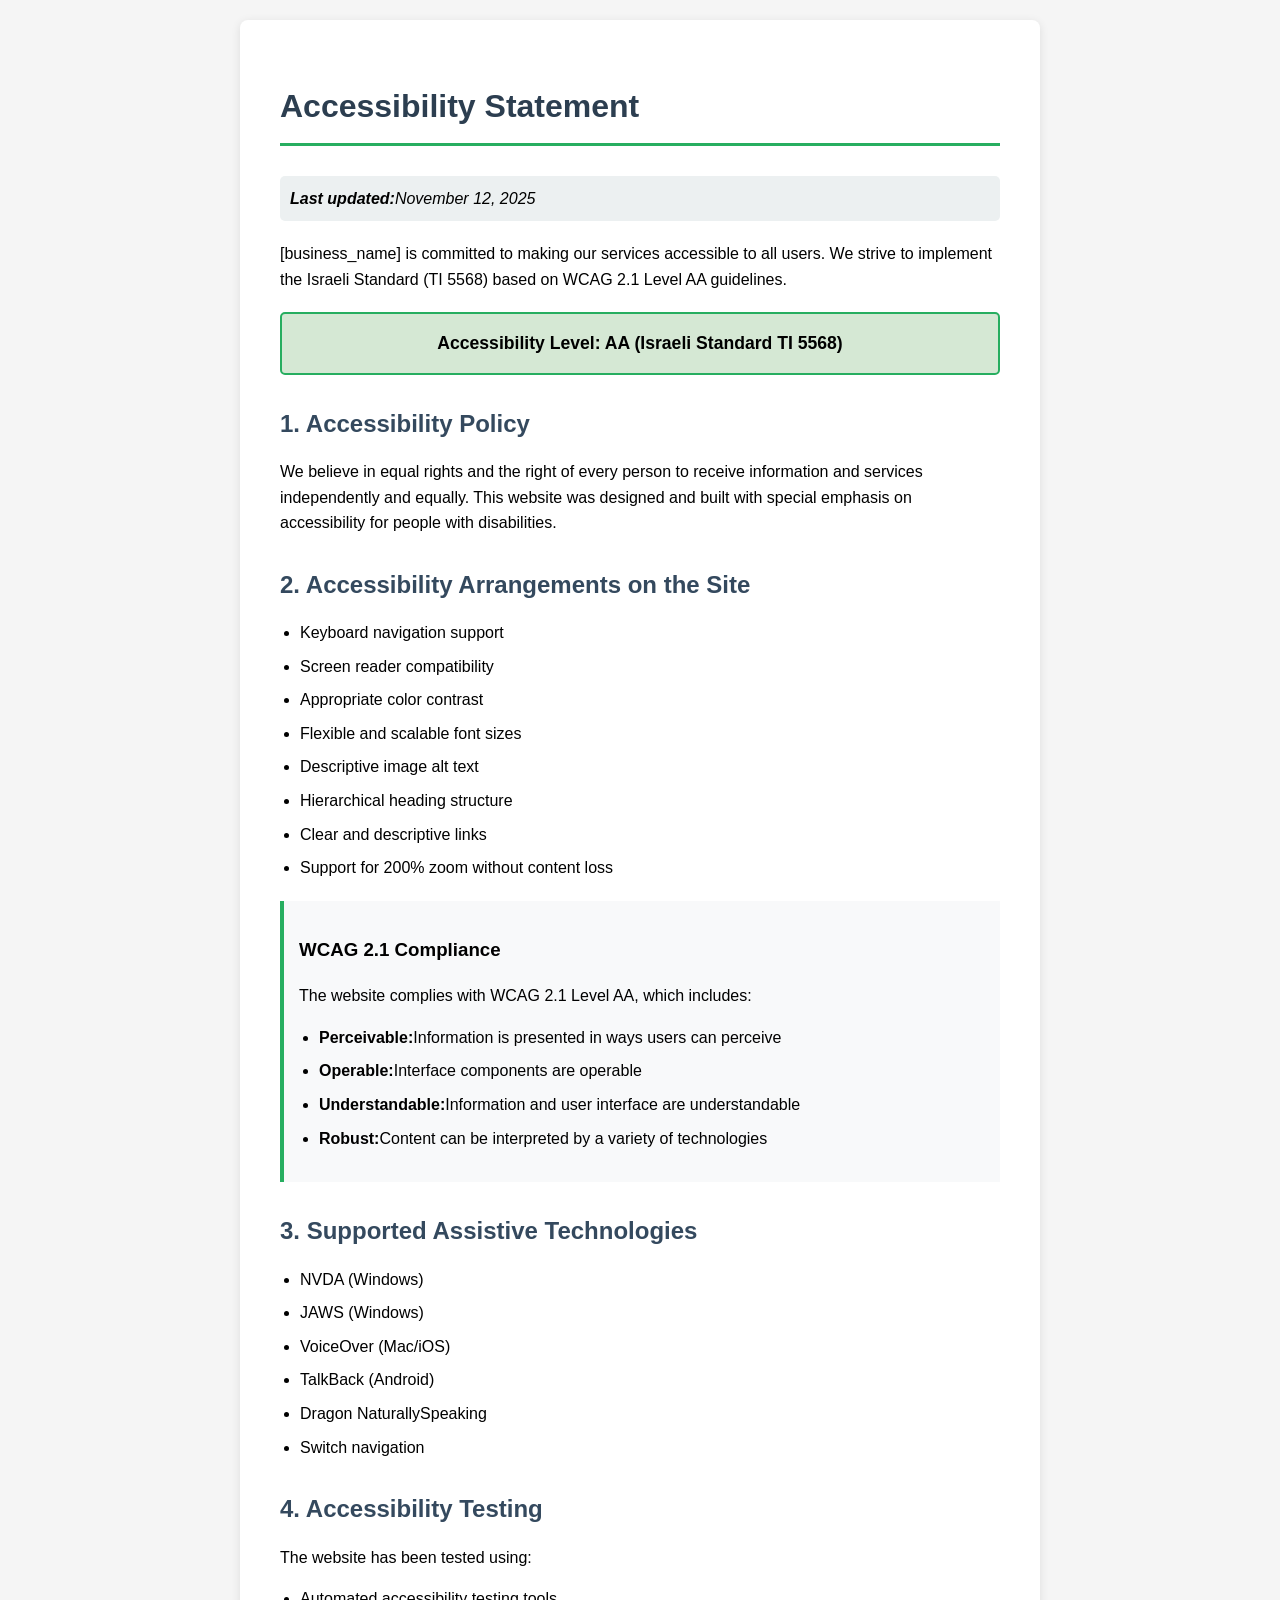
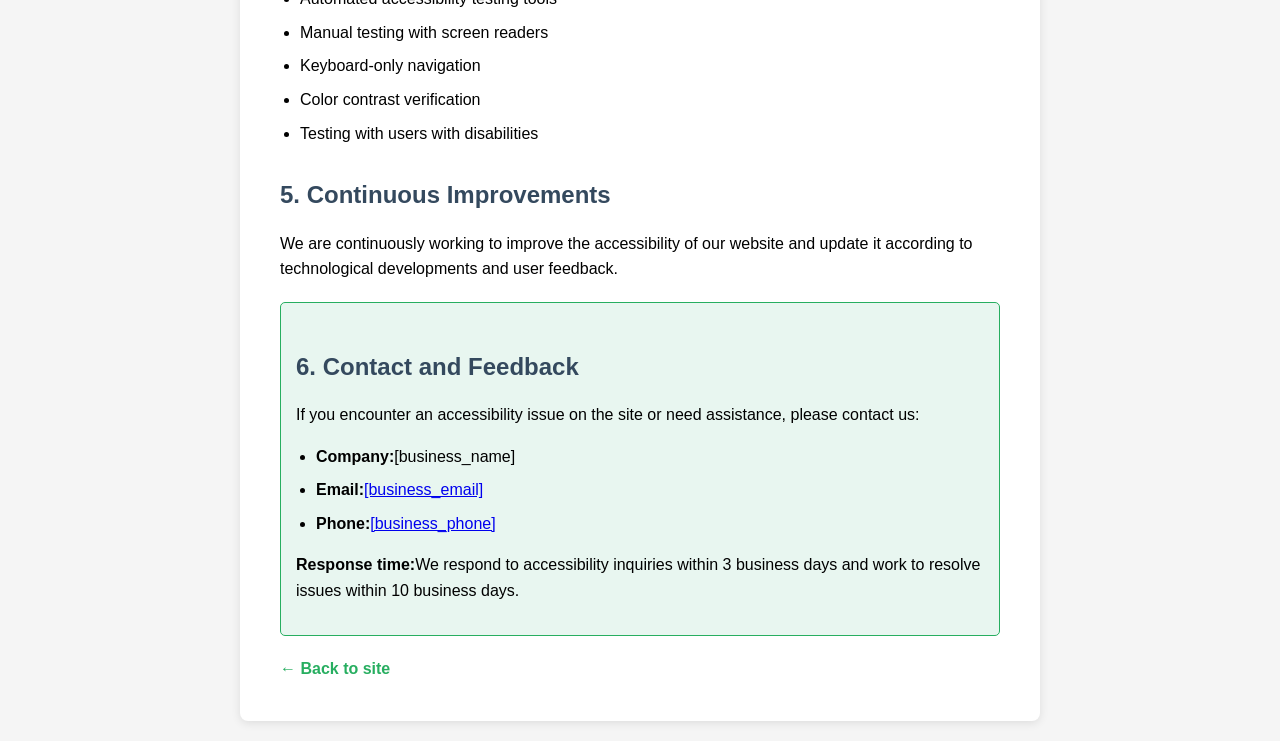
<file: public/accessibility.html>
<!doctype html><html dir="ltr" lang="en"><head><meta charset="UTF-8"><meta content="width=device-width,initial-scale=1" name="viewport"><title>Accessibility Statement - [business_name]</title><style>body{font-family:'Segoe UI',Tahoma,Geneva,Verdana,sans-serif;line-height:1.6;max-width:800px;margin:0 auto;padding:20px;background-color:#f5f5f5}.container{background:#fff;padding:40px;border-radius:8px;box-shadow:0 2px 10px rgba(0,0,0,.1)}h1{color:#2c3e50;border-bottom:3px solid #27ae60;padding-bottom:10px;margin-bottom:30px}h2{color:#34495e;margin-top:30px;margin-bottom:15px}.last-updated{background:#ecf0f1;padding:10px;border-radius:5px;margin-bottom:20px;font-style:italic}.contact-info{background:#e8f6f0;border:1px solid #27ae60;padding:15px;border-radius:5px;margin-top:20px}.compliance-level{background:#d5e8d4;border:2px solid #27ae60;padding:15px;border-radius:5px;margin:20px 0;text-align:center;font-weight:700;font-size:1.1em}ul{padding-left:20px}li{margin-bottom:8px}.back-link{display:inline-block;margin-top:20px;color:#27ae60;text-decoration:none;font-weight:700}.back-link:hover{text-decoration:underline}.wcag-info{background:#f8f9fa;border-left:4px solid #27ae60;padding:15px;margin:20px 0}</style></head><body><div class="container"><h1>Accessibility Statement</h1><div class="last-updated"><strong>Last updated:</strong>November 12, 2025</div><p>[business_name] is committed to making our services accessible to all users. We strive to implement the Israeli Standard (TI 5568) based on WCAG 2.1 Level AA guidelines.</p><div class="compliance-level">Accessibility Level: AA (Israeli Standard TI 5568)</div><h2>1. Accessibility Policy</h2><p>We believe in equal rights and the right of every person to receive information and services independently and equally. This website was designed and built with special emphasis on accessibility for people with disabilities.</p><h2>2. Accessibility Arrangements on the Site</h2><ul><li>Keyboard navigation support</li><li>Screen reader compatibility</li><li>Appropriate color contrast</li><li>Flexible and scalable font sizes</li><li>Descriptive image alt text</li><li>Hierarchical heading structure</li><li>Clear and descriptive links</li><li>Support for 200% zoom without content loss</li></ul><div class="wcag-info"><h3>WCAG 2.1 Compliance</h3><p>The website complies with WCAG 2.1 Level AA, which includes:</p><ul><li><strong>Perceivable:</strong>Information is presented in ways users can perceive</li><li><strong>Operable:</strong>Interface components are operable</li><li><strong>Understandable:</strong>Information and user interface are understandable</li><li><strong>Robust:</strong>Content can be interpreted by a variety of technologies</li></ul></div><h2>3. Supported Assistive Technologies</h2><ul><li>NVDA (Windows)</li><li>JAWS (Windows)</li><li>VoiceOver (Mac/iOS)</li><li>TalkBack (Android)</li><li>Dragon NaturallySpeaking</li><li>Switch navigation</li></ul><h2>4. Accessibility Testing</h2><p>The website has been tested using:</p><ul><li>Automated accessibility testing tools</li><li>Manual testing with screen readers</li><li>Keyboard-only navigation</li><li>Color contrast verification</li><li>Testing with users with disabilities</li></ul><h2>5. Continuous Improvements</h2><p>We are continuously working to improve the accessibility of our website and update it according to technological developments and user feedback.</p><div class="contact-info"><h2>6. Contact and Feedback</h2><p>If you encounter an accessibility issue on the site or need assistance, please contact us:</p><ul><li><strong>Company:</strong>[business_name]</li><li><strong>Email:</strong><a href="mailto:[business_email]">[business_email]</a></li><li><strong>Phone:</strong><a href="tel:[business_phone]">[business_phone]</a></li></ul><p><strong>Response time:</strong>We respond to accessibility inquiries within 3 business days and work to resolve issues within 10 business days.</p></div><a href="/" class="back-link">← Back to site</a></div></body></html>
</file>
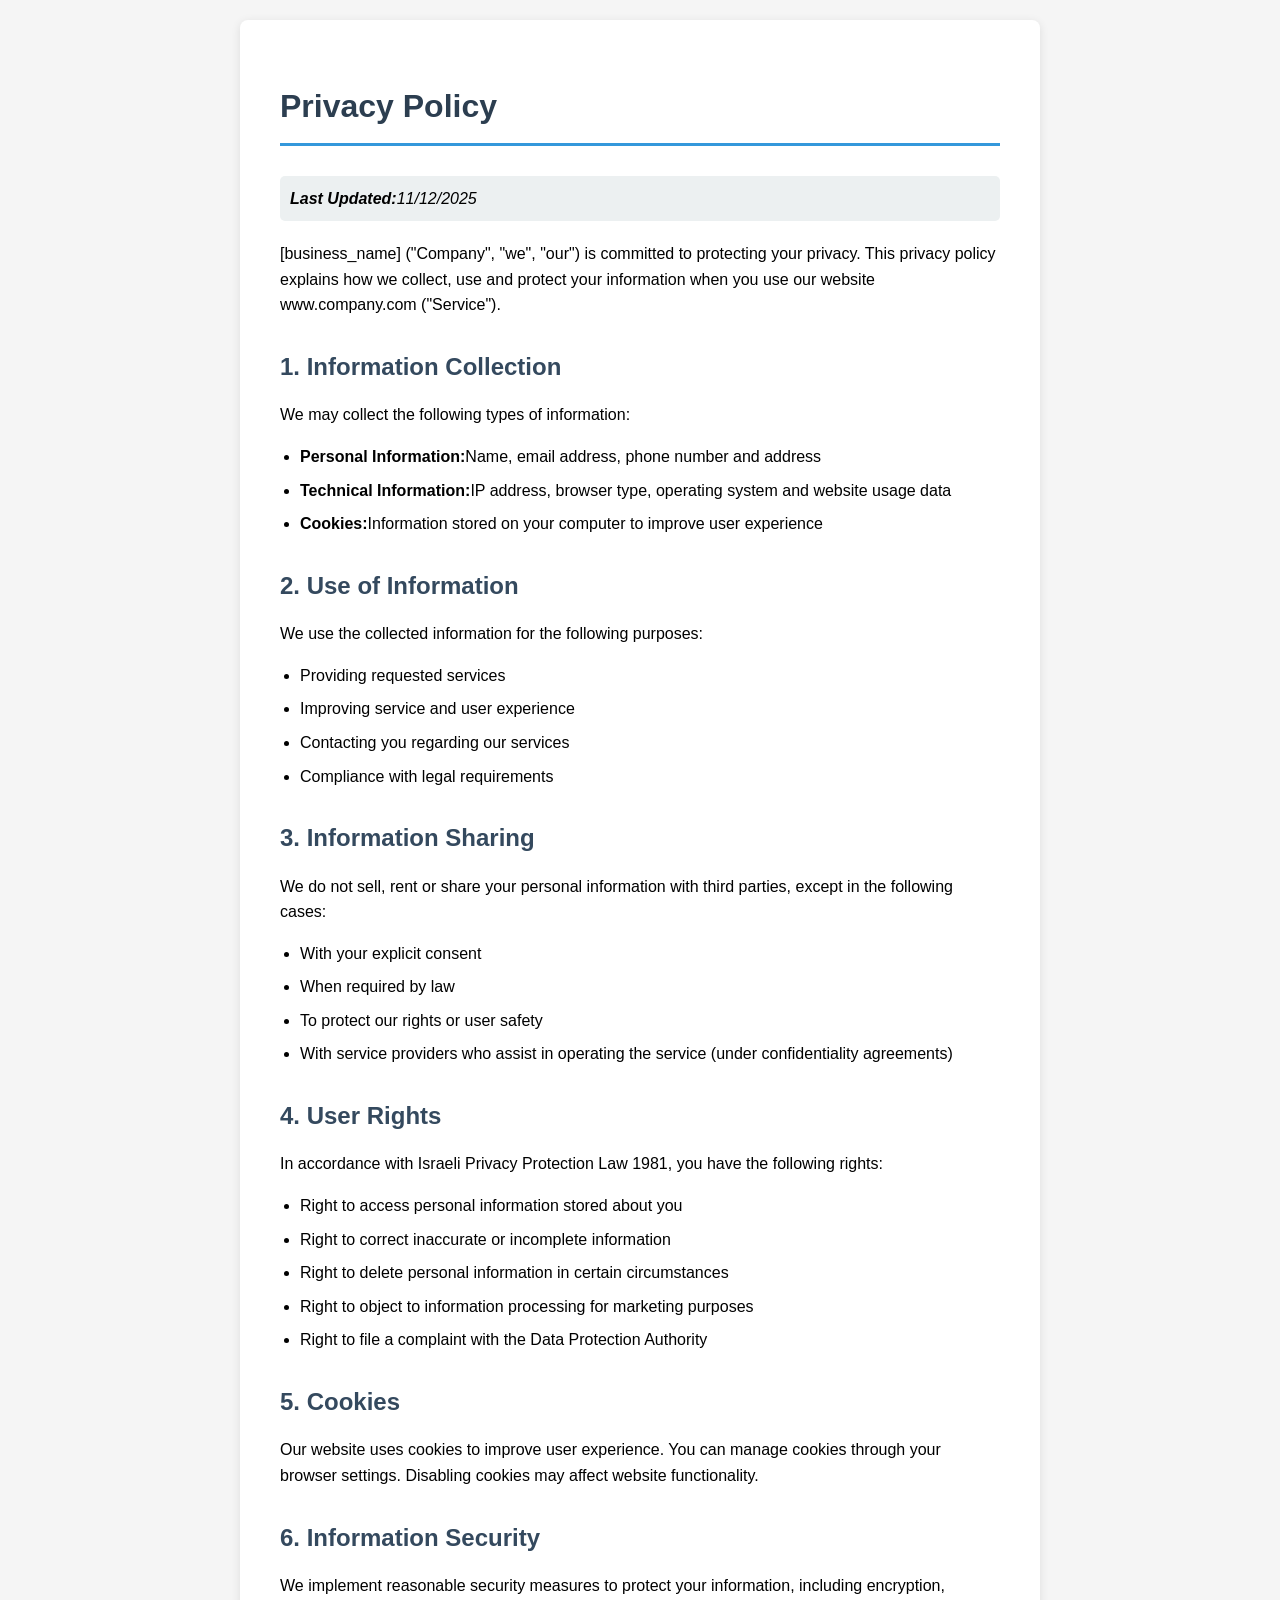
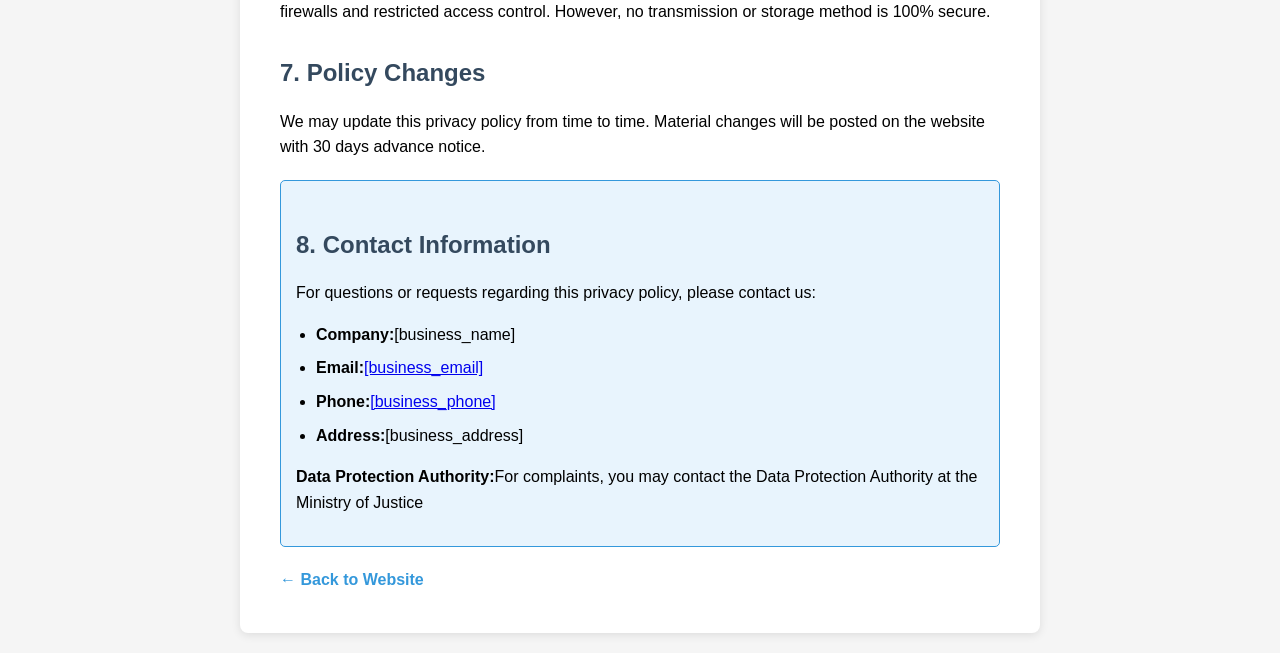
<file: public/privacy.html>
<!doctype html><html lang="en"><head><meta charset="UTF-8"><meta content="width=device-width,initial-scale=1" name="viewport"><title>Privacy Policy - [business_name]</title><style>body{font-family:'Segoe UI',Tahoma,Geneva,Verdana,sans-serif;line-height:1.6;max-width:800px;margin:0 auto;padding:20px;background-color:#f5f5f5}.container{background:#fff;padding:40px;border-radius:8px;box-shadow:0 2px 10px rgba(0,0,0,.1)}h1{color:#2c3e50;border-bottom:3px solid #3498db;padding-bottom:10px;margin-bottom:30px}h2{color:#34495e;margin-top:30px;margin-bottom:15px}.last-updated{background:#ecf0f1;padding:10px;border-radius:5px;margin-bottom:20px;font-style:italic}.contact-info{background:#e8f4fd;border:1px solid #3498db;padding:15px;border-radius:5px;margin-top:20px}ul{padding-left:20px}li{margin-bottom:8px}.back-link{display:inline-block;margin-top:20px;color:#3498db;text-decoration:none;font-weight:700}.back-link:hover{text-decoration:underline}</style></head><body><div class="container"><h1>Privacy Policy</h1><div class="last-updated"><strong>Last Updated:</strong>11/12/2025</div><p>[business_name] ("Company", "we", "our") is committed to protecting your privacy. This privacy policy explains how we collect, use and protect your information when you use our website www.company.com ("Service").</p><h2>1. Information Collection</h2><p>We may collect the following types of information:</p><ul><li><strong>Personal Information:</strong>Name, email address, phone number and address</li><li><strong>Technical Information:</strong>IP address, browser type, operating system and website usage data</li><li><strong>Cookies:</strong>Information stored on your computer to improve user experience</li></ul><h2>2. Use of Information</h2><p>We use the collected information for the following purposes:</p><ul><li>Providing requested services</li><li>Improving service and user experience</li><li>Contacting you regarding our services</li><li>Compliance with legal requirements</li></ul><h2>3. Information Sharing</h2><p>We do not sell, rent or share your personal information with third parties, except in the following cases:</p><ul><li>With your explicit consent</li><li>When required by law</li><li>To protect our rights or user safety</li><li>With service providers who assist in operating the service (under confidentiality agreements)</li></ul><h2>4. User Rights</h2><p>In accordance with Israeli Privacy Protection Law 1981, you have the following rights:</p><ul><li>Right to access personal information stored about you</li><li>Right to correct inaccurate or incomplete information</li><li>Right to delete personal information in certain circumstances</li><li>Right to object to information processing for marketing purposes</li><li>Right to file a complaint with the Data Protection Authority</li></ul><h2>5. Cookies</h2><p>Our website uses cookies to improve user experience. You can manage cookies through your browser settings. Disabling cookies may affect website functionality.</p><h2>6. Information Security</h2><p>We implement reasonable security measures to protect your information, including encryption, firewalls and restricted access control. However, no transmission or storage method is 100% secure.</p><h2>7. Policy Changes</h2><p>We may update this privacy policy from time to time. Material changes will be posted on the website with 30 days advance notice.</p><div class="contact-info"><h2>8. Contact Information</h2><p>For questions or requests regarding this privacy policy, please contact us:</p><ul><li><strong>Company:</strong>[business_name]</li><li><strong>Email:</strong><a href="mailto:[business_email]">[business_email]</a></li><li><strong>Phone:</strong><a href="tel:[business_phone]">[business_phone]</a></li><li><strong>Address:</strong>[business_address]</li></ul><p><strong>Data Protection Authority:</strong>For complaints, you may contact the Data Protection Authority at the Ministry of Justice</p></div><a href="/" class="back-link">← Back to Website</a></div></body></html>
</file>
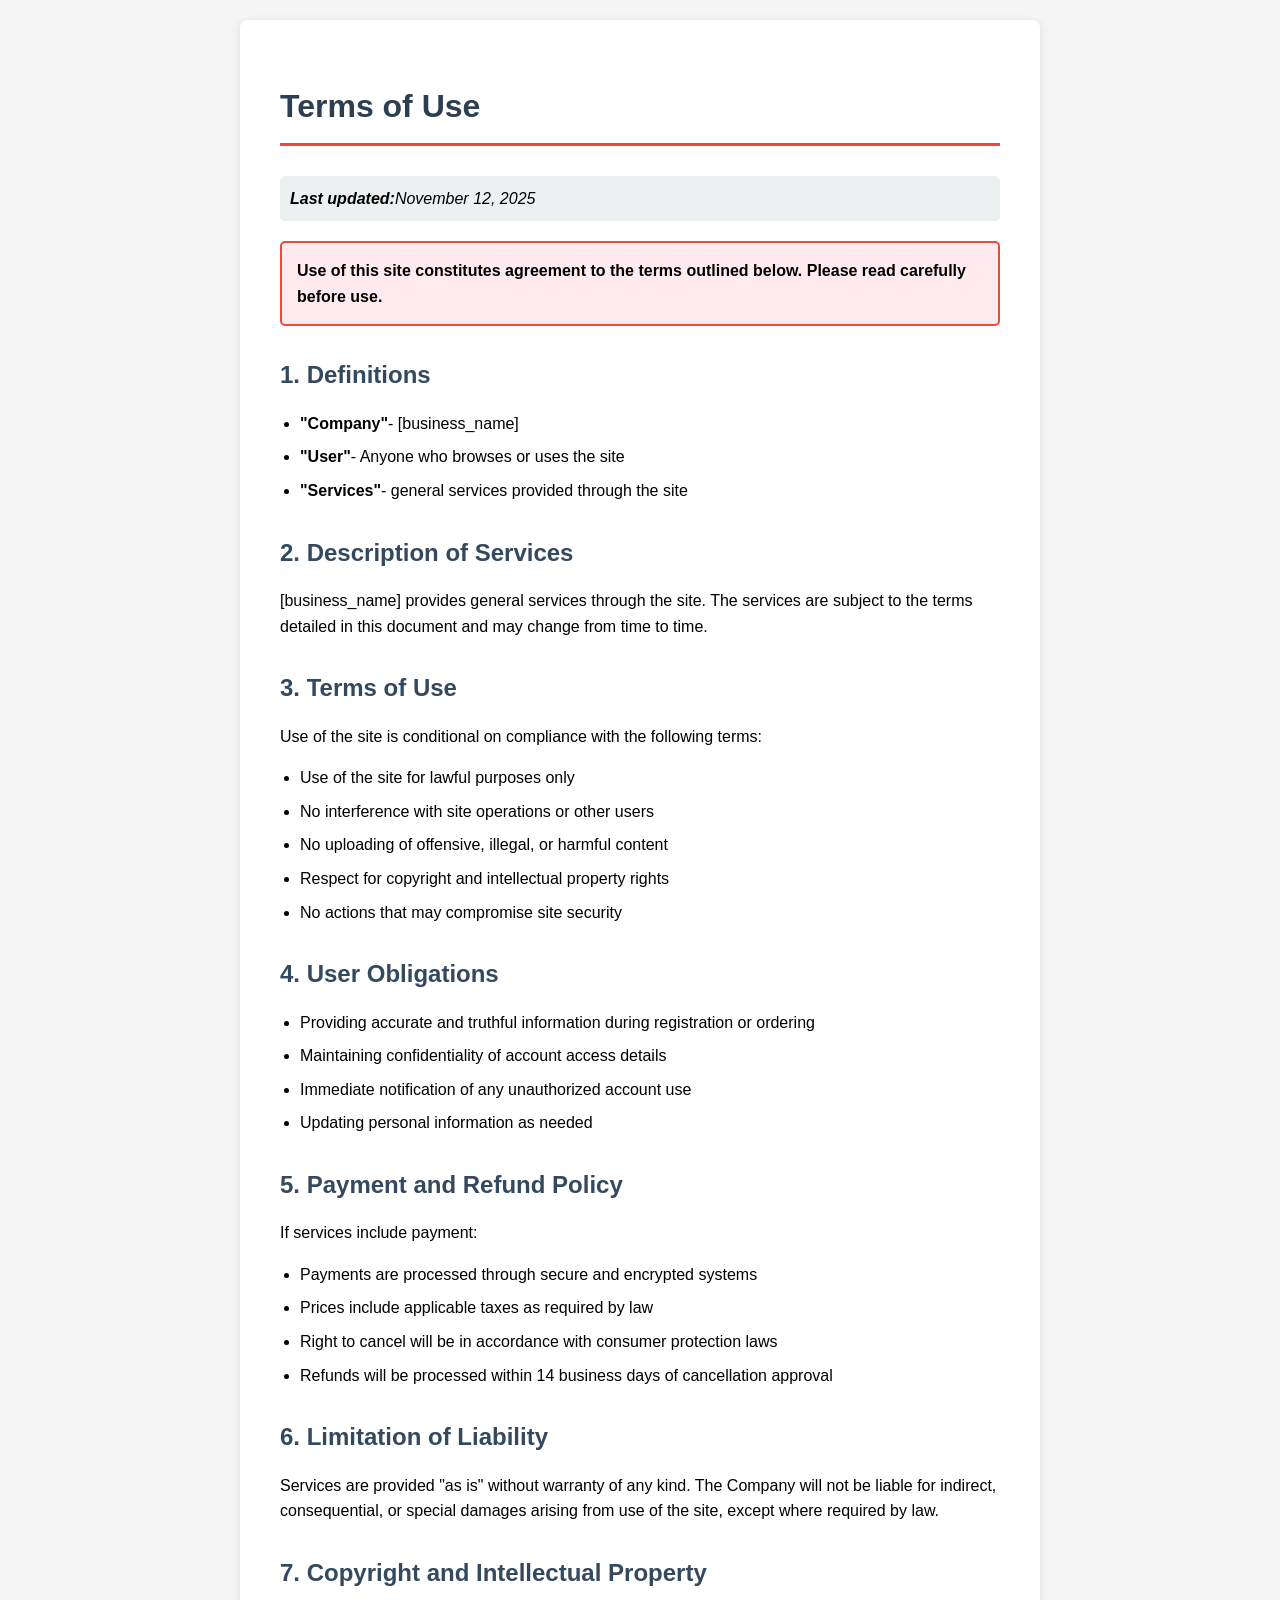
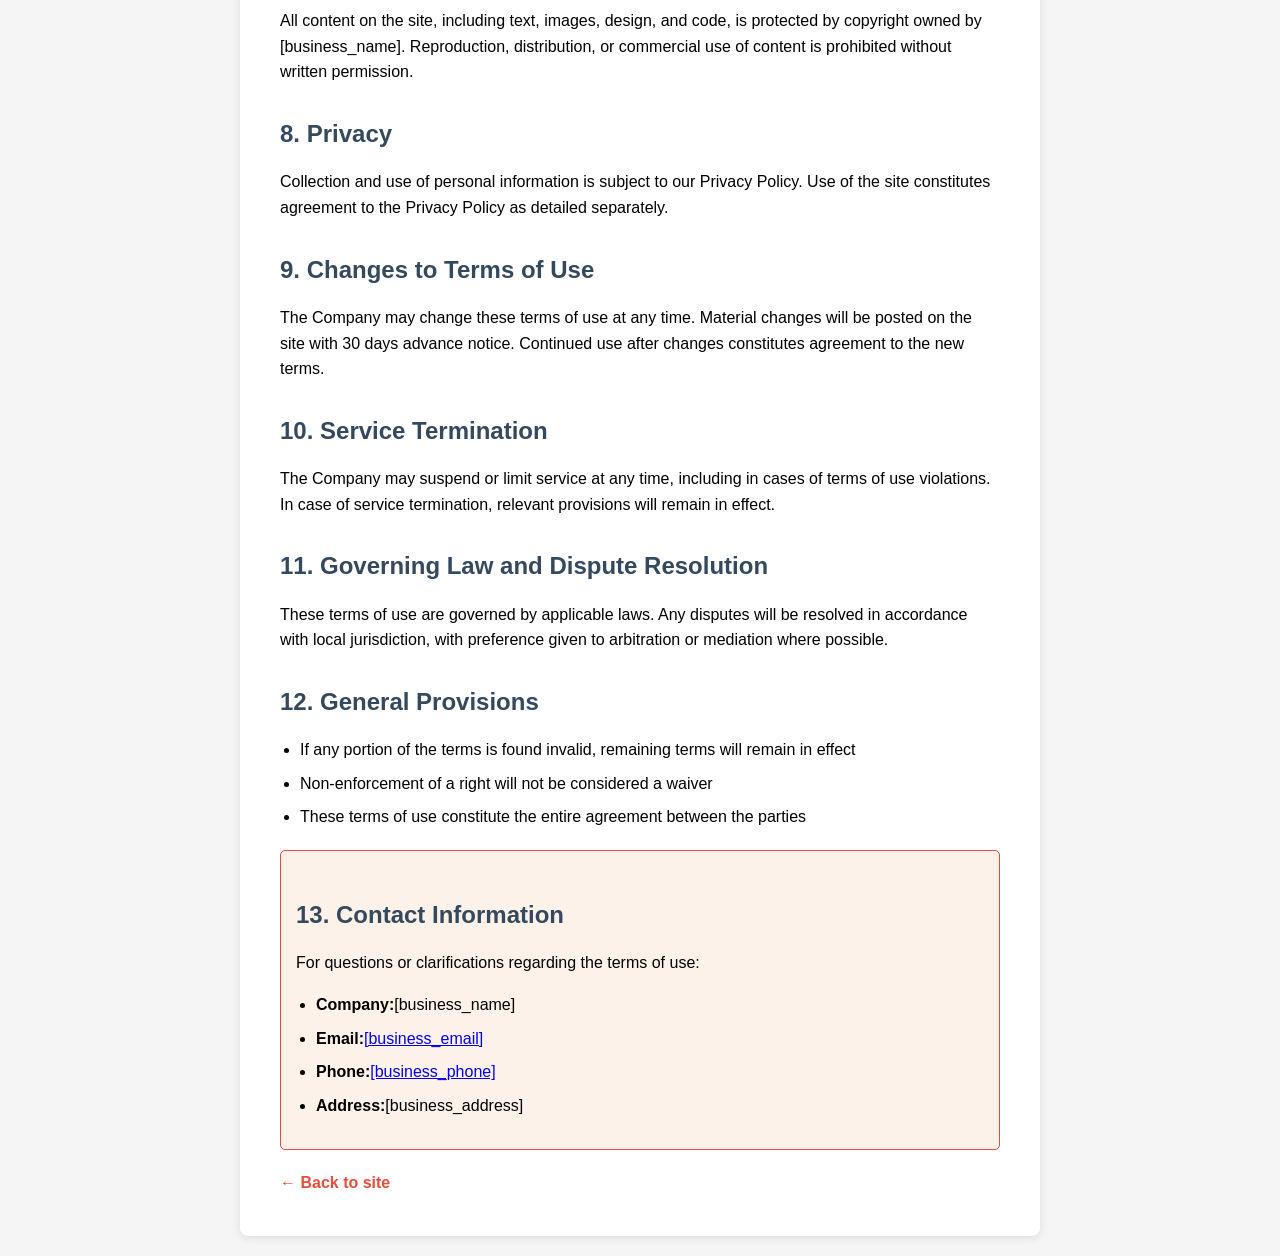
<file: public/terms.html>
<!doctype html><html dir="ltr" lang="en"><head><meta charset="UTF-8"><meta content="width=device-width,initial-scale=1" name="viewport"><title>Terms of Use - [business_name]</title><style>body{font-family:'Segoe UI',Tahoma,Geneva,Verdana,sans-serif;line-height:1.6;max-width:800px;margin:0 auto;padding:20px;background-color:#f5f5f5}.container{background:#fff;padding:40px;border-radius:8px;box-shadow:0 2px 10px rgba(0,0,0,.1)}h1{color:#2c3e50;border-bottom:3px solid #e74c3c;padding-bottom:10px;margin-bottom:30px}h2{color:#34495e;margin-top:30px;margin-bottom:15px}.last-updated{background:#ecf0f1;padding:10px;border-radius:5px;margin-bottom:20px;font-style:italic}.contact-info{background:#fdf2e9;border:1px solid #e74c3c;padding:15px;border-radius:5px;margin-top:20px}.important-notice{background:#ffebee;border:2px solid #e74c3c;padding:15px;border-radius:5px;margin:20px 0;font-weight:700}ul{padding-left:20px}li{margin-bottom:8px}.back-link{display:inline-block;margin-top:20px;color:#e74c3c;text-decoration:none;font-weight:700}.back-link:hover{text-decoration:underline}</style></head><body><div class="container"><h1>Terms of Use</h1><div class="last-updated"><strong>Last updated:</strong>November 12, 2025</div><div class="important-notice">Use of this site constitutes agreement to the terms outlined below. Please read carefully before use.</div><h2>1. Definitions</h2><ul><li><strong>"Company"</strong>- [business_name]</li><li><strong>"User"</strong>- Anyone who browses or uses the site</li><li><strong>"Services"</strong>- general services provided through the site</li></ul><h2>2. Description of Services</h2><p>[business_name] provides general services through the site. The services are subject to the terms detailed in this document and may change from time to time.</p><h2>3. Terms of Use</h2><p>Use of the site is conditional on compliance with the following terms:</p><ul><li>Use of the site for lawful purposes only</li><li>No interference with site operations or other users</li><li>No uploading of offensive, illegal, or harmful content</li><li>Respect for copyright and intellectual property rights</li><li>No actions that may compromise site security</li></ul><h2>4. User Obligations</h2><ul><li>Providing accurate and truthful information during registration or ordering</li><li>Maintaining confidentiality of account access details</li><li>Immediate notification of any unauthorized account use</li><li>Updating personal information as needed</li></ul><h2>5. Payment and Refund Policy</h2><p>If services include payment:</p><ul><li>Payments are processed through secure and encrypted systems</li><li>Prices include applicable taxes as required by law</li><li>Right to cancel will be in accordance with consumer protection laws</li><li>Refunds will be processed within 14 business days of cancellation approval</li></ul><h2>6. Limitation of Liability</h2><p>Services are provided "as is" without warranty of any kind. The Company will not be liable for indirect, consequential, or special damages arising from use of the site, except where required by law.</p><h2>7. Copyright and Intellectual Property</h2><p>All content on the site, including text, images, design, and code, is protected by copyright owned by [business_name]. Reproduction, distribution, or commercial use of content is prohibited without written permission.</p><h2>8. Privacy</h2><p>Collection and use of personal information is subject to our Privacy Policy. Use of the site constitutes agreement to the Privacy Policy as detailed separately.</p><h2>9. Changes to Terms of Use</h2><p>The Company may change these terms of use at any time. Material changes will be posted on the site with 30 days advance notice. Continued use after changes constitutes agreement to the new terms.</p><h2>10. Service Termination</h2><p>The Company may suspend or limit service at any time, including in cases of terms of use violations. In case of service termination, relevant provisions will remain in effect.</p><h2>11. Governing Law and Dispute Resolution</h2><p>These terms of use are governed by applicable laws. Any disputes will be resolved in accordance with local jurisdiction, with preference given to arbitration or mediation where possible.</p><h2>12. General Provisions</h2><ul><li>If any portion of the terms is found invalid, remaining terms will remain in effect</li><li>Non-enforcement of a right will not be considered a waiver</li><li>These terms of use constitute the entire agreement between the parties</li></ul><div class="contact-info"><h2>13. Contact Information</h2><p>For questions or clarifications regarding the terms of use:</p><ul><li><strong>Company:</strong>[business_name]</li><li><strong>Email:</strong><a href="mailto:[business_email]">[business_email]</a></li><li><strong>Phone:</strong><a href="tel:[business_phone]">[business_phone]</a></li><li><strong>Address:</strong>[business_address]</li></ul></div><a href="/" class="back-link">← Back to site</a></div></body></html>
</file>
